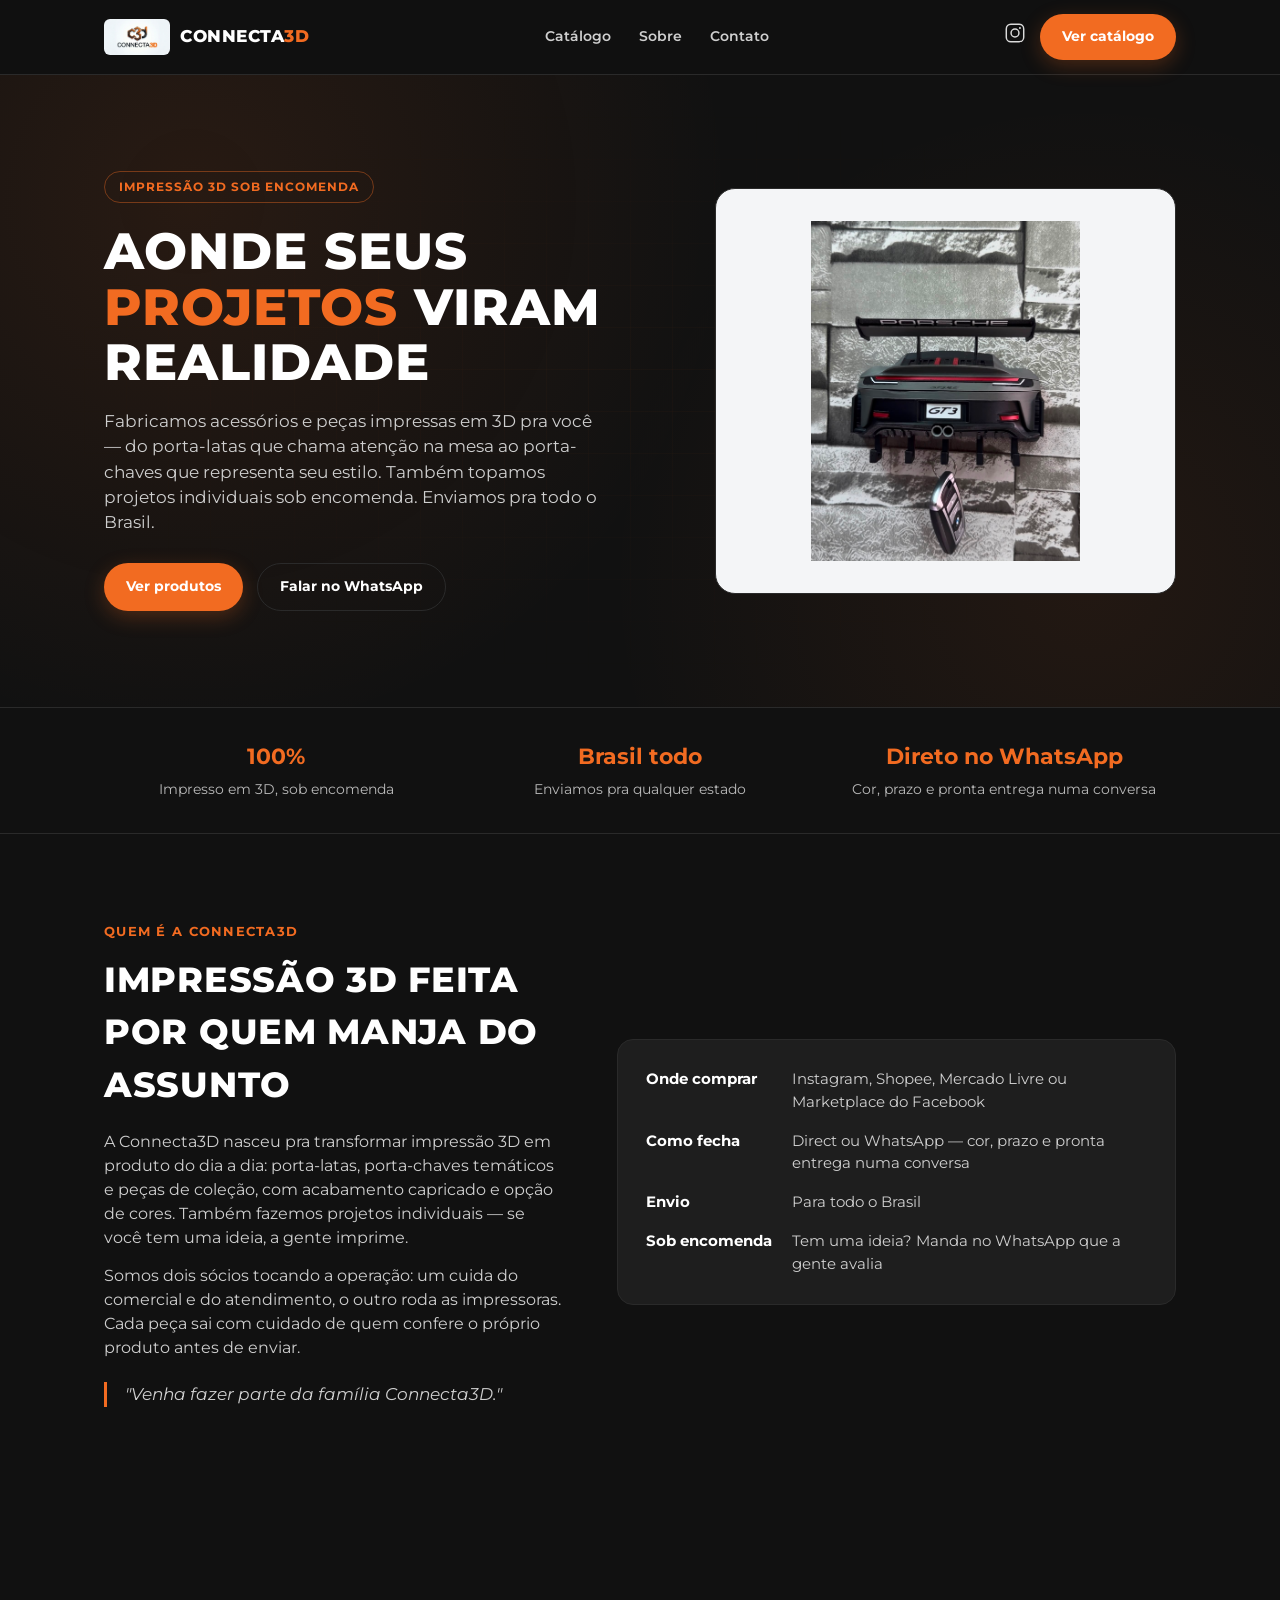
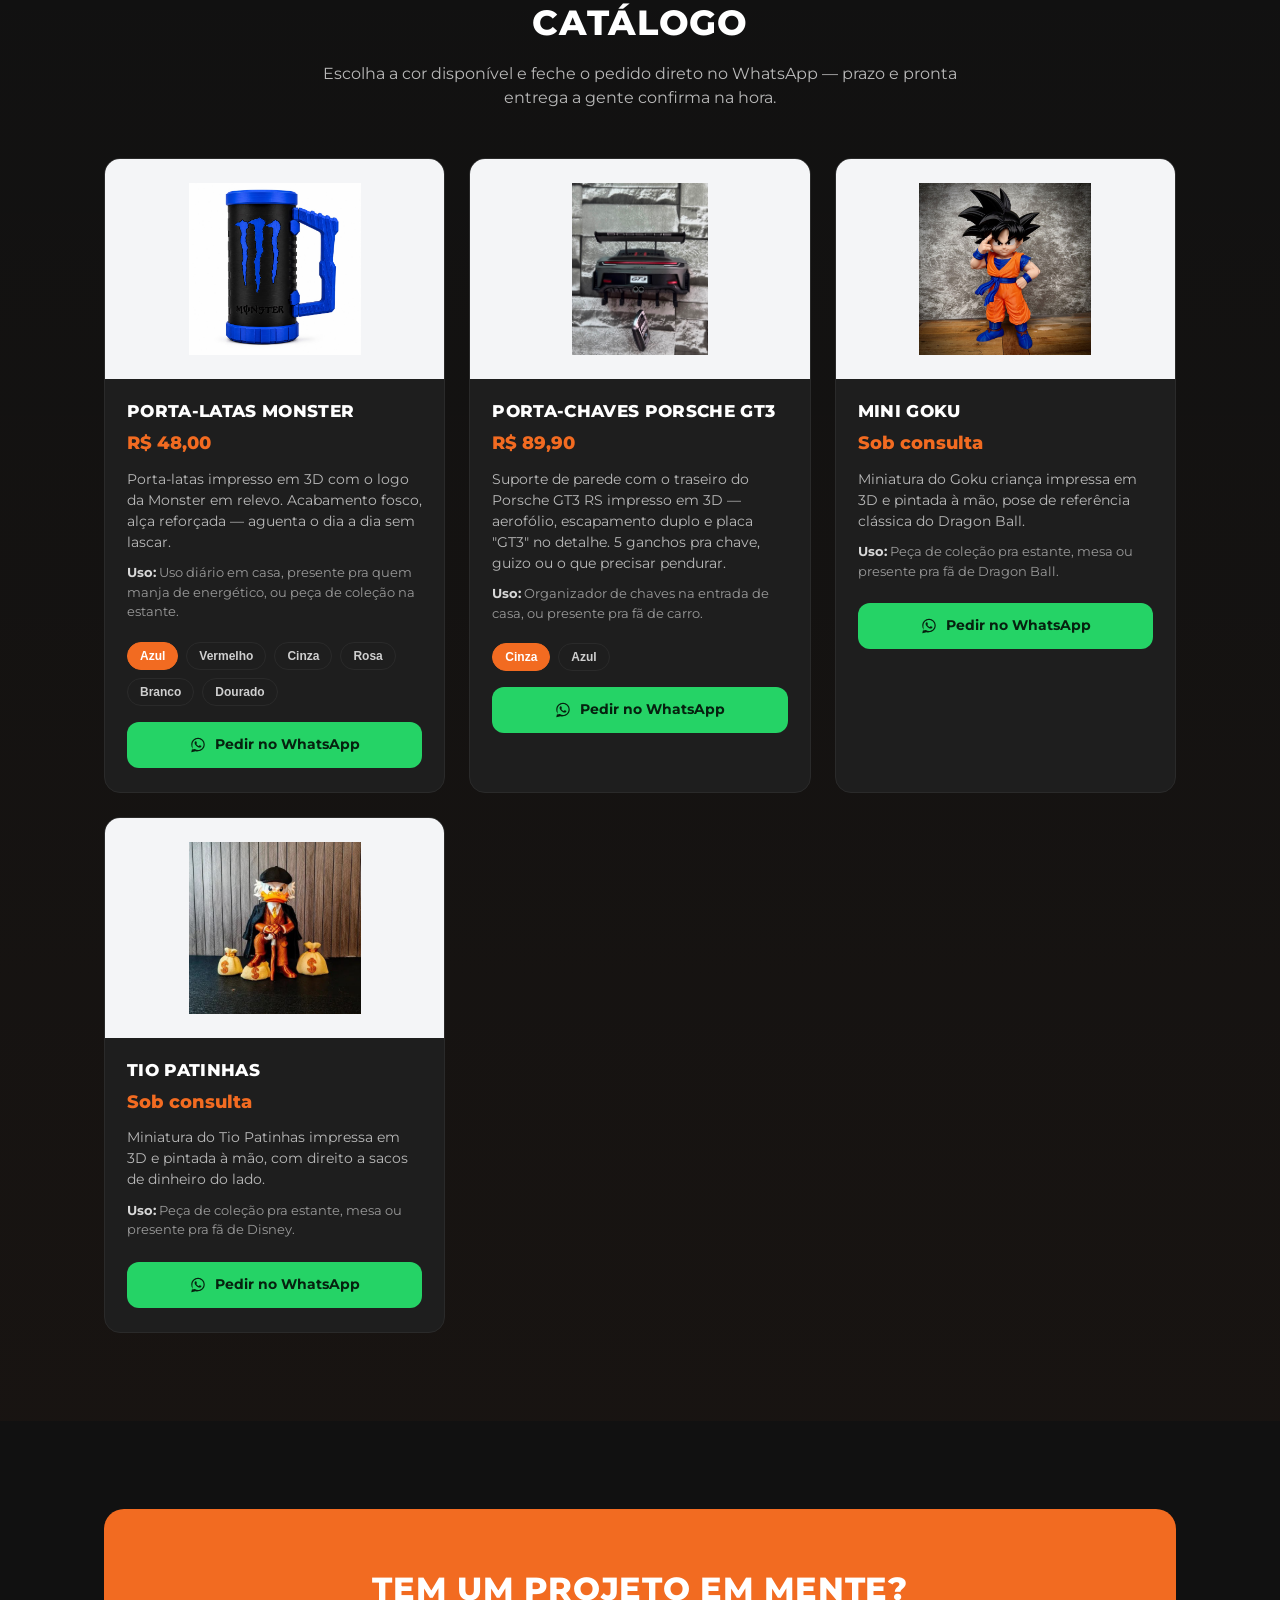
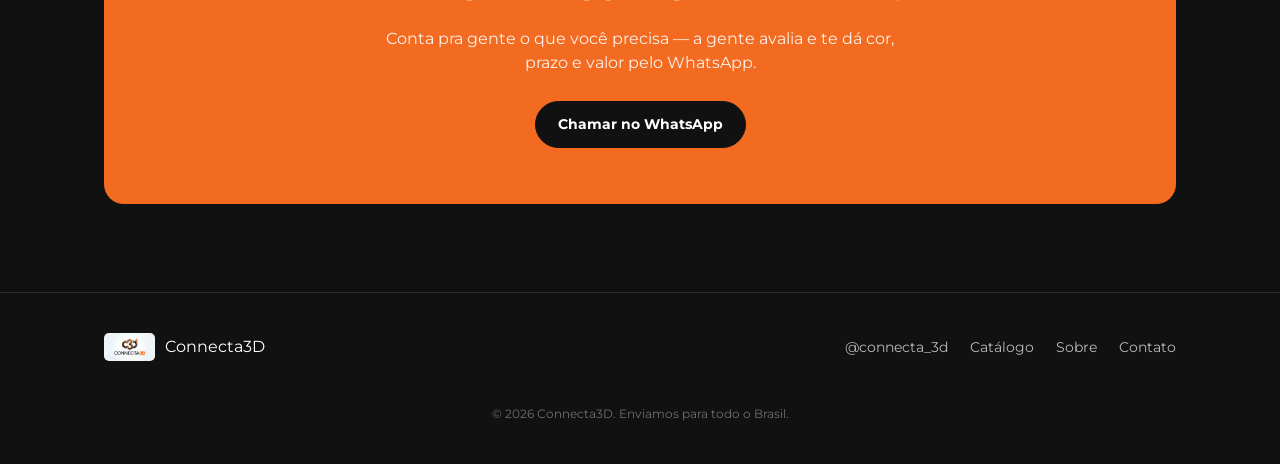
<file: index.html>
<!doctype html>
<html lang="pt-BR">
<head>
  <meta charset="UTF-8" />
  <meta name="viewport" content="width=device-width, initial-scale=1.0" />
  <title>Connecta3D — Impressão 3D sob encomenda</title>
  <meta name="description" content="Connecta3D: acessórios e peças impressas em 3D, feitos sob encomenda. Porta-latas, porta-chaves temáticos e projetos individuais. Enviamos para todo o Brasil." />
  <link rel="icon" href="assets/img/logo-connecta3d.jpeg" />

  <meta property="og:type" content="website" />
  <meta property="og:site_name" content="Connecta3D" />
  <meta property="og:title" content="Connecta3D — Impressão 3D sob encomenda" />
  <meta property="og:description" content="Acessórios e peças impressas em 3D, feitos sob encomenda. Porta-latas, porta-chaves temáticos e projetos individuais. Enviamos para todo o Brasil." />
  <meta property="og:image" content="assets/img/porsche-preto.jpeg" />
  <meta name="twitter:card" content="summary_large_image" />
  <meta name="twitter:title" content="Connecta3D — Impressão 3D sob encomenda" />
  <meta name="twitter:description" content="Acessórios e peças impressas em 3D, feitos sob encomenda. Enviamos para todo o Brasil." />
  <meta name="twitter:image" content="assets/img/porsche-preto.jpeg" />

  <link rel="stylesheet" href="css/style.css" />
</head>
<body>

  <header class="header">
    <div class="container">
      <a href="#topo" class="marca">
        <img src="assets/img/logo-connecta3d.jpeg" alt="Connecta3D" />
        <span>CONNECTA<em>3D</em></span>
      </a>

      <nav class="nav">
        <a href="#catalogo">Catálogo</a>
        <a href="#sobre">Sobre</a>
        <a href="#contato">Contato</a>
      </nav>

      <div class="nav-cta">
        <a href="https://instagram.com/connecta_3d" target="_blank" rel="noopener" aria-label="Instagram @connecta_3d">
          <svg class="icone-instagram" viewBox="0 0 24 24" fill="none" xmlns="http://www.w3.org/2000/svg">
            <rect x="2.5" y="2.5" width="19" height="19" rx="5" stroke="currentColor" stroke-width="1.6"/>
            <circle cx="12" cy="12" r="4.3" stroke="currentColor" stroke-width="1.6"/>
            <circle cx="17.4" cy="6.6" r="1.1" fill="currentColor"/>
          </svg>
        </a>
        <a href="#catalogo" class="btn btn-laranja">Ver catálogo</a>
      </div>
    </div>
  </header>

  <main id="topo">

    <section class="hero">
      <div class="container">
        <div class="hero-texto">
          <span class="hero-tag">Impressão 3D sob encomenda</span>
          <h1>Aonde seus <em>projetos</em> viram realidade</h1>
          <p>
            Fabricamos acessórios e peças impressas em 3D pra você — do porta-latas
            que chama atenção na mesa ao porta-chaves que representa seu estilo.
            Também topamos projetos individuais sob encomenda. Enviamos pra todo o Brasil.
          </p>
          <div class="hero-ctas">
            <a href="#catalogo" class="btn btn-laranja">Ver produtos</a>
            <a id="btn-hero-whatsapp" href="#" target="_blank" rel="noopener" class="btn btn-outline">Falar no WhatsApp</a>
          </div>
        </div>
        <div class="hero-visual">
          <img src="assets/img/porsche-preto.jpeg" alt="Porta-chaves Porsche GT3 impresso em 3D" />
        </div>
      </div>
    </section>

    <section class="selos">
      <div class="container">
        <div class="selo">
          <strong>100%</strong>
          <span>Impresso em 3D, sob encomenda</span>
        </div>
        <div class="selo">
          <strong>Brasil todo</strong>
          <span>Enviamos pra qualquer estado</span>
        </div>
        <div class="selo">
          <strong>Direto no WhatsApp</strong>
          <span>Cor, prazo e pronta entrega numa conversa</span>
        </div>
      </div>
    </section>

    <section class="sobre" id="sobre">
      <div class="container">
        <div class="sobre-texto">
          <span class="sobre-label">Quem é a Connecta3D</span>
          <h2>Impressão 3D feita por quem manja do assunto</h2>
          <p>
            A Connecta3D nasceu pra transformar impressão 3D em produto do dia a dia:
            porta-latas, porta-chaves temáticos e peças de coleção, com acabamento
            capricado e opção de cores. Também fazemos projetos individuais —
            se você tem uma ideia, a gente imprime.
          </p>
          <p>
            Somos dois sócios tocando a operação: um cuida do comercial e do
            atendimento, o outro roda as impressoras. Cada peça sai com cuidado
            de quem confere o próprio produto antes de enviar.
          </p>
          <p class="sobre-frase">"Venha fazer parte da família Connecta3D."</p>
        </div>

        <div class="sobre-card">
          <ul class="sobre-lista">
            <li><strong>Onde comprar</strong> Instagram, Shopee, Mercado Livre ou Marketplace do Facebook</li>
            <li><strong>Como fecha</strong> Direct ou WhatsApp — cor, prazo e pronta entrega numa conversa</li>
            <li><strong>Envio</strong> Para todo o Brasil</li>
            <li><strong>Sob encomenda</strong> Tem uma ideia? Manda no WhatsApp que a gente avalia</li>
          </ul>
        </div>
      </div>
    </section>

    <section class="catalogo" id="catalogo">
      <div class="container">
        <div class="catalogo-cabecalho">
          <h2>Catálogo</h2>
          <p>Escolha a cor disponível e feche o pedido direto no WhatsApp — prazo e pronta entrega a gente confirma na hora.</p>
        </div>

        <div class="catalogo-grid" id="catalogo-grid"></div>
      </div>
    </section>

    <section class="cta-final" id="contato">
      <div class="container">
        <div class="cta-final-card">
          <h2>Tem um projeto em mente?</h2>
          <p>Conta pra gente o que você precisa — a gente avalia e te dá cor, prazo e valor pelo WhatsApp.</p>
          <a id="btn-footer-whatsapp" href="#" target="_blank" rel="noopener" class="btn btn-outline">Chamar no WhatsApp</a>
        </div>
      </div>
    </section>

  </main>

  <footer class="footer">
    <div class="container">
      <div class="footer-marca">
        <img src="assets/img/logo-connecta3d.jpeg" alt="Connecta3D" />
        <span>Connecta3D</span>
      </div>
      <div class="footer-links">
        <a href="https://instagram.com/connecta_3d" target="_blank" rel="noopener">@connecta_3d</a>
        <a href="#catalogo">Catálogo</a>
        <a href="#sobre">Sobre</a>
        <a href="#contato">Contato</a>
      </div>
      <p class="footer-copy">© <span id="ano-atual"></span> Connecta3D. Enviamos para todo o Brasil.</p>
    </div>
  </footer>

  <script src="js/produtos.js"></script>
  <script src="js/script.js"></script>
</body>
</html>
</file>
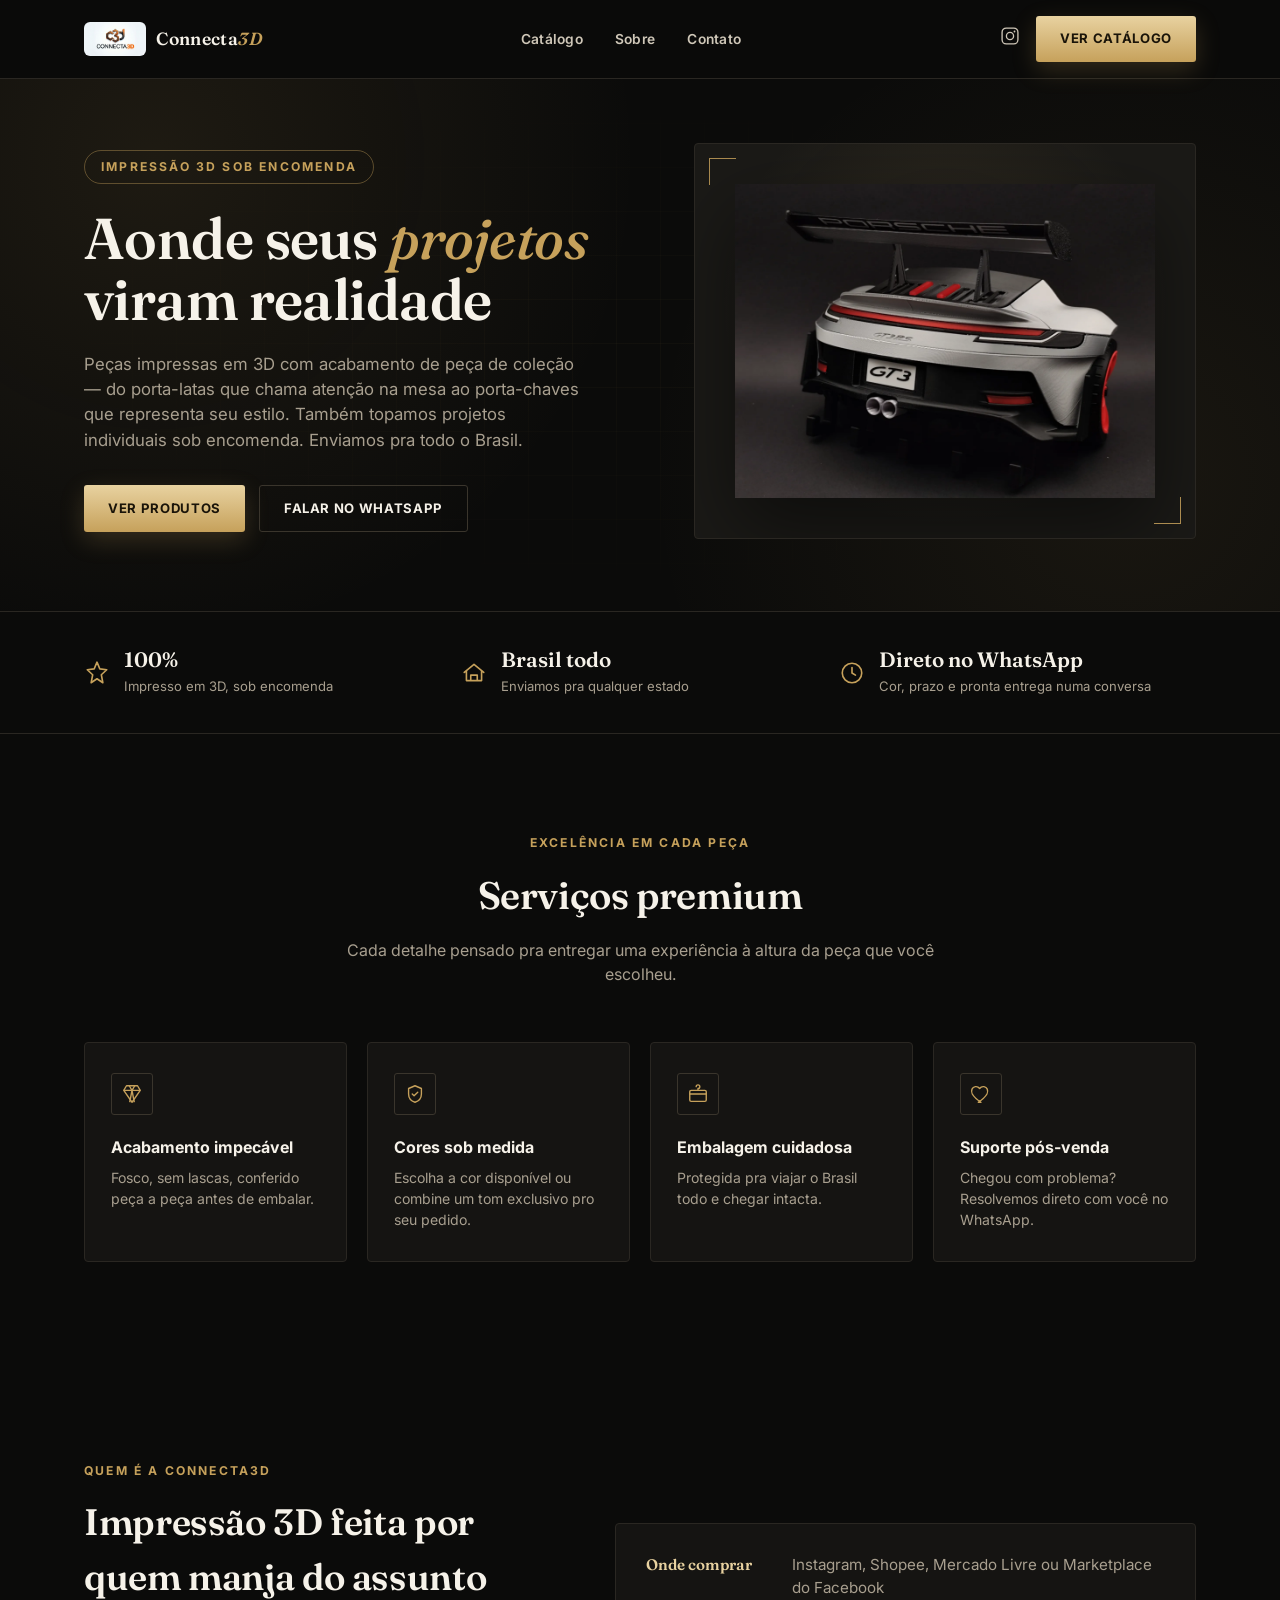
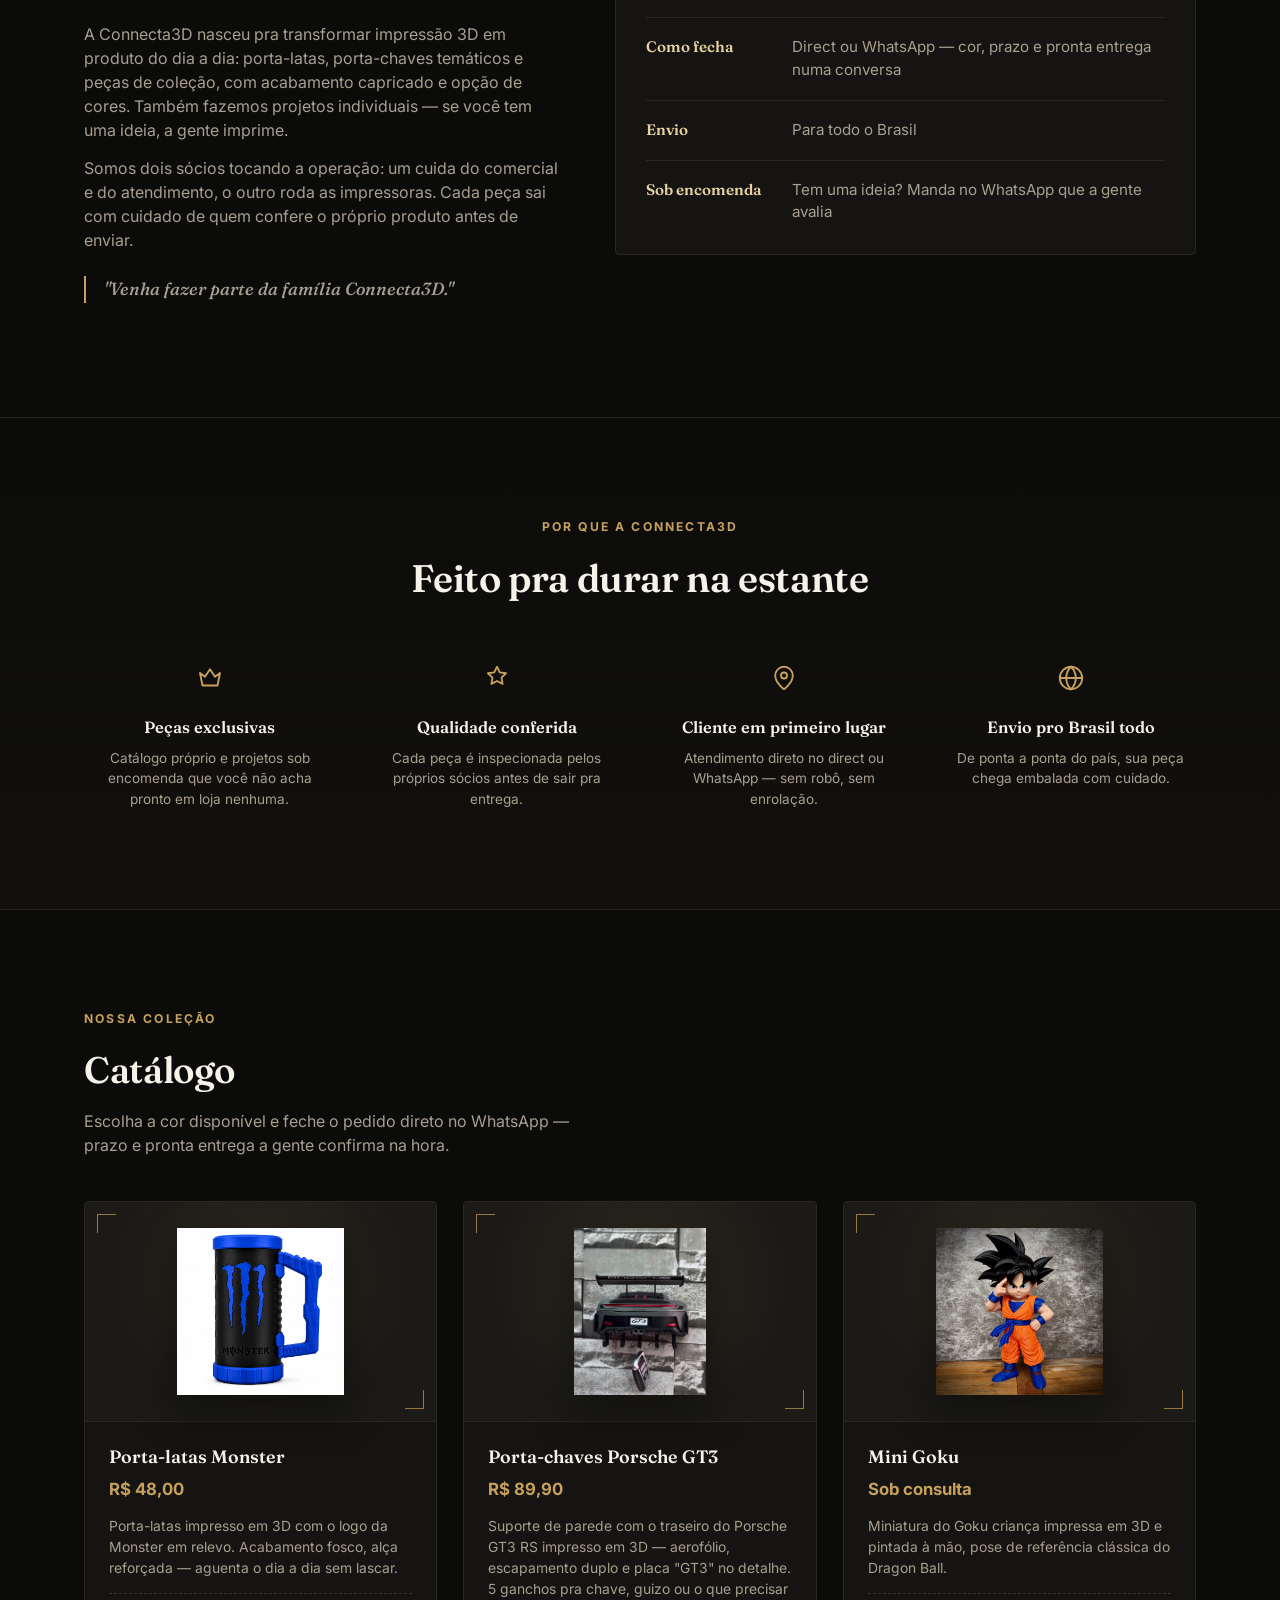
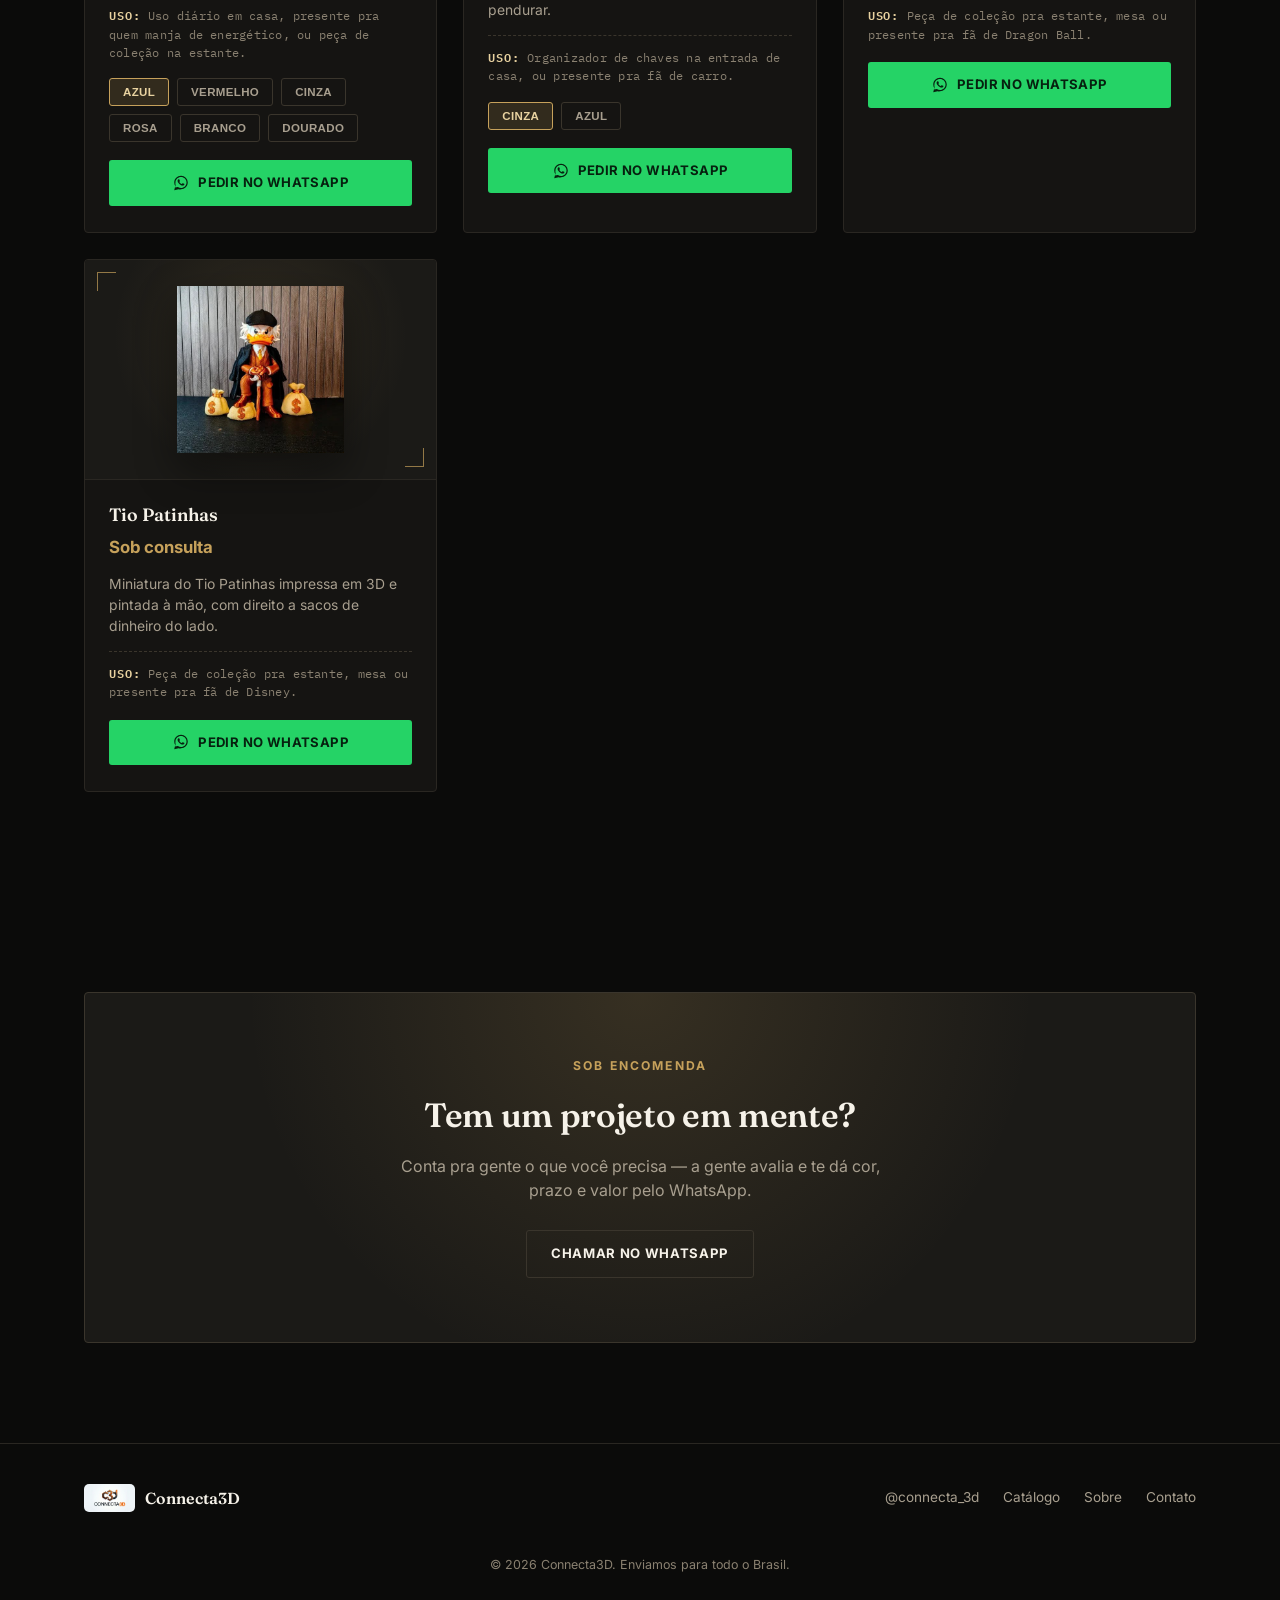
<file: site/index.html>
<!doctype html>
<html lang="pt-BR">
<head>
  <meta charset="UTF-8" />
  <meta name="viewport" content="width=device-width, initial-scale=1.0" />
  <title>Connecta3D — Impressão 3D sob encomenda</title>
  <meta name="description" content="Connecta3D: acessórios e peças impressas em 3D, feitos sob encomenda. Porta-latas, porta-chaves temáticos e projetos individuais. Enviamos para todo o Brasil." />
  <link rel="icon" href="assets/img/logo-connecta3d.jpeg" />

  <meta property="og:type" content="website" />
  <meta property="og:site_name" content="Connecta3D" />
  <meta property="og:url" content="https://johnathansantos033-ops.github.io/connecta3d-site/" />
  <meta property="og:title" content="Connecta3D — Impressão 3D sob encomenda" />
  <meta property="og:description" content="Acessórios e peças impressas em 3D, feitos sob encomenda. Porta-latas, porta-chaves temáticos e projetos individuais. Enviamos para todo o Brasil." />
  <meta property="og:image" content="https://johnathansantos033-ops.github.io/connecta3d-site/assets/img/porsche-gt3-hero.webp" />
  <meta name="twitter:card" content="summary_large_image" />
  <meta name="twitter:title" content="Connecta3D — Impressão 3D sob encomenda" />
  <meta name="twitter:description" content="Acessórios e peças impressas em 3D, feitos sob encomenda. Enviamos para todo o Brasil." />
  <meta name="twitter:image" content="https://johnathansantos033-ops.github.io/connecta3d-site/assets/img/porsche-gt3-hero.webp" />

  <link rel="stylesheet" href="css/style.css" />
</head>
<body>

  <header class="header">
    <div class="container">
      <a href="#topo" class="marca">
        <img src="assets/img/logo-connecta3d.jpeg" alt="Connecta3D" />
        <span>Connecta<em>3D</em></span>
      </a>

      <nav class="nav">
        <a href="#catalogo">Catálogo</a>
        <a href="#sobre">Sobre</a>
        <a href="#contato">Contato</a>
      </nav>

      <div class="nav-cta">
        <a href="https://instagram.com/connecta_3d" target="_blank" rel="noopener" aria-label="Instagram @connecta_3d">
          <svg class="icone-instagram" viewBox="0 0 24 24" fill="none" xmlns="http://www.w3.org/2000/svg">
            <rect x="2.5" y="2.5" width="19" height="19" rx="5" stroke="currentColor" stroke-width="1.6"/>
            <circle cx="12" cy="12" r="4.3" stroke="currentColor" stroke-width="1.6"/>
            <circle cx="17.4" cy="6.6" r="1.1" fill="currentColor"/>
          </svg>
        </a>
        <a href="#catalogo" class="btn btn-laranja">Ver catálogo</a>
      </div>
    </div>
  </header>

  <main id="topo">

    <section class="hero">
      <div class="container">
        <div class="hero-texto">
          <span class="hero-tag">Impressão 3D sob encomenda</span>
          <h1>Aonde seus <em>projetos</em> viram realidade</h1>
          <p>
            Peças impressas em 3D com acabamento de peça de coleção — do porta-latas
            que chama atenção na mesa ao porta-chaves que representa seu estilo.
            Também topamos projetos individuais sob encomenda. Enviamos pra todo o Brasil.
          </p>
          <div class="hero-ctas">
            <a href="#catalogo" class="btn btn-laranja">Ver produtos</a>
            <a id="btn-hero-whatsapp" href="#" target="_blank" rel="noopener" class="btn btn-outline">Falar no WhatsApp</a>
          </div>
        </div>
        <div class="hero-visual">
          <div class="vitrine">
            <img src="assets/img/porsche-gt3-hero.webp" alt="Porta-chaves Porsche GT3 impresso em 3D" />
          </div>
        </div>
      </div>
    </section>

    <section class="selos">
      <div class="container">
        <div class="selo">
          <svg viewBox="0 0 24 24" fill="none" stroke-width="1.5"><path d="M12 2l2.6 6.2L21 9l-5 4.6L17.4 21 12 17.3 6.6 21 8 13.6 3 9l6.4-.8L12 2z" stroke="currentColor" stroke-linejoin="round"/></svg>
          <div>
            <strong>100%</strong>
            <span>Impresso em 3D, sob encomenda</span>
          </div>
        </div>
        <div class="selo">
          <svg viewBox="0 0 24 24" fill="none" stroke-width="1.5"><path d="M3 11.5L12 4l9 7.5M5 10v9h14v-9M9 19v-5h6v5" stroke="currentColor" stroke-linecap="round" stroke-linejoin="round"/></svg>
          <div>
            <strong>Brasil todo</strong>
            <span>Enviamos pra qualquer estado</span>
          </div>
        </div>
        <div class="selo">
          <svg viewBox="0 0 24 24" fill="none" stroke-width="1.5"><circle cx="12" cy="12" r="9" stroke="currentColor"/><path d="M12 7v5l3.2 2" stroke="currentColor" stroke-linecap="round" stroke-linejoin="round"/></svg>
          <div>
            <strong>Direto no WhatsApp</strong>
            <span>Cor, prazo e pronta entrega numa conversa</span>
          </div>
        </div>
      </div>
    </section>

    <section class="servicos">
      <div class="container">
        <div class="cabecalho-secao">
          <span class="eyebrow">Excelência em cada peça</span>
          <h2>Serviços premium</h2>
          <p>Cada detalhe pensado pra entregar uma experiência à altura da peça que você escolheu.</p>
        </div>

        <div class="servicos-grid">
          <div class="servico-card">
            <div class="servico-icone">
              <svg viewBox="0 0 24 24" fill="none" stroke-width="1.5"><path d="M6 3h12l3 5-9 13L3 8l3-5z" stroke="currentColor" stroke-linejoin="round"/><path d="M3 8h18M9 3l3 5 3-5M12 8l-2.5 13M12 8l2.5 13" stroke="currentColor" stroke-linejoin="round"/></svg>
            </div>
            <h3>Acabamento impecável</h3>
            <p>Fosco, sem lascas, conferido peça a peça antes de embalar.</p>
          </div>
          <div class="servico-card">
            <div class="servico-icone">
              <svg viewBox="0 0 24 24" fill="none" stroke-width="1.5"><path d="M12 3l7 3v6c0 4.5-3 7.7-7 9-4-1.3-7-4.5-7-9V6l7-3z" stroke="currentColor" stroke-linejoin="round"/><path d="M9 12l2 2 4-4" stroke="currentColor" stroke-linecap="round" stroke-linejoin="round"/></svg>
            </div>
            <h3>Cores sob medida</h3>
            <p>Escolha a cor disponível ou combine um tom exclusivo pro seu pedido.</p>
          </div>
          <div class="servico-card">
            <div class="servico-icone">
              <svg viewBox="0 0 24 24" fill="none" stroke-width="1.5"><rect x="3" y="8" width="18" height="12" rx="1.5" stroke="currentColor"/><path d="M3 12h18M12 8V6a2 2 0 10-2-2m2 2a2 2 0 002-2" stroke="currentColor" stroke-linecap="round" stroke-linejoin="round"/></svg>
            </div>
            <h3>Embalagem cuidadosa</h3>
            <p>Protegida pra viajar o Brasil todo e chegar intacta.</p>
          </div>
          <div class="servico-card">
            <div class="servico-icone">
              <svg viewBox="0 0 24 24" fill="none" stroke-width="1.5"><path d="M12 21s-7-4.5-9.5-9C.7 8 2.3 4.5 5.8 4c2-.3 3.7.6 4.7 2C11.5 4.6 13.2 3.7 15.2 4c3.5.5 5.1 4 3.3 8-2.5 4.5-9.5 9-9.5 9z" stroke="currentColor" stroke-linejoin="round"/></svg>
            </div>
            <h3>Suporte pós-venda</h3>
            <p>Chegou com problema? Resolvemos direto com você no WhatsApp.</p>
          </div>
        </div>
      </div>
    </section>

    <section class="sobre" id="sobre">
      <div class="container">
        <div class="sobre-texto">
          <span class="eyebrow">Quem é a Connecta3D</span>
          <h2>Impressão 3D feita por quem manja do assunto</h2>
          <p>
            A Connecta3D nasceu pra transformar impressão 3D em produto do dia a dia:
            porta-latas, porta-chaves temáticos e peças de coleção, com acabamento
            capricado e opção de cores. Também fazemos projetos individuais —
            se você tem uma ideia, a gente imprime.
          </p>
          <p>
            Somos dois sócios tocando a operação: um cuida do comercial e do
            atendimento, o outro roda as impressoras. Cada peça sai com cuidado
            de quem confere o próprio produto antes de enviar.
          </p>
          <p class="sobre-frase">"Venha fazer parte da família Connecta3D."</p>
        </div>

        <div class="sobre-card">
          <ul class="sobre-lista">
            <li><strong>Onde comprar</strong> Instagram, Shopee, Mercado Livre ou Marketplace do Facebook</li>
            <li><strong>Como fecha</strong> Direct ou WhatsApp — cor, prazo e pronta entrega numa conversa</li>
            <li><strong>Envio</strong> Para todo o Brasil</li>
            <li><strong>Sob encomenda</strong> Tem uma ideia? Manda no WhatsApp que a gente avalia</li>
          </ul>
        </div>
      </div>
    </section>

    <section class="porque">
      <div class="container">
        <div class="cabecalho-secao">
          <span class="eyebrow">Por que a Connecta3D</span>
          <h2>Feito pra durar na estante</h2>
        </div>

        <div class="porque-grid">
          <div class="porque-item">
            <svg viewBox="0 0 24 24" fill="none" stroke-width="1.5"><path d="M4 8l4 3 4-6 4 6 4-3-2 10H6L4 8z" stroke="currentColor" stroke-linejoin="round"/></svg>
            <h3>Peças exclusivas</h3>
            <p>Catálogo próprio e projetos sob encomenda que você não acha pronto em loja nenhuma.</p>
          </div>
          <div class="porque-item">
            <svg viewBox="0 0 24 24" fill="none" stroke-width="1.5"><path d="M12 3l2.2 4.5 5 .7-3.6 3.5.85 5-4.45-2.3-4.45 2.3.85-5L4.8 8.2l5-.7L12 3z" stroke="currentColor" stroke-linejoin="round"/></svg>
            <h3>Qualidade conferida</h3>
            <p>Cada peça é inspecionada pelos próprios sócios antes de sair pra entrega.</p>
          </div>
          <div class="porque-item">
            <svg viewBox="0 0 24 24" fill="none" stroke-width="1.5"><path d="M12 21s-7-5-7-11a7 7 0 0114 0c0 6-7 11-7 11z" stroke="currentColor" stroke-linejoin="round"/><circle cx="12" cy="10" r="2.4" stroke="currentColor"/></svg>
            <h3>Cliente em primeiro lugar</h3>
            <p>Atendimento direto no direct ou WhatsApp — sem robô, sem enrolação.</p>
          </div>
          <div class="porque-item">
            <svg viewBox="0 0 24 24" fill="none" stroke-width="1.5"><circle cx="12" cy="12" r="9" stroke="currentColor"/><path d="M3 12h18M12 3c2.5 2.4 3.8 5.6 3.8 9s-1.3 6.6-3.8 9c-2.5-2.4-3.8-5.6-3.8-9S9.5 5.4 12 3z" stroke="currentColor"/></svg>
            <h3>Envio pro Brasil todo</h3>
            <p>De ponta a ponta do país, sua peça chega embalada com cuidado.</p>
          </div>
        </div>
      </div>
    </section>

    <section class="catalogo" id="catalogo">
      <div class="container">
        <div class="catalogo-cabecalho">
          <div>
            <span class="eyebrow">Nossa coleção</span>
            <h2>Catálogo</h2>
            <p>Escolha a cor disponível e feche o pedido direto no WhatsApp — prazo e pronta entrega a gente confirma na hora.</p>
          </div>
        </div>

        <div class="catalogo-grid" id="catalogo-grid"></div>
      </div>
    </section>

    <section class="cta-final" id="contato">
      <div class="container">
        <div class="cta-final-card">
          <span class="eyebrow">Sob encomenda</span>
          <h2>Tem um projeto em mente?</h2>
          <p>Conta pra gente o que você precisa — a gente avalia e te dá cor, prazo e valor pelo WhatsApp.</p>
          <a id="btn-footer-whatsapp" href="#" target="_blank" rel="noopener" class="btn btn-outline">Chamar no WhatsApp</a>
        </div>
      </div>
    </section>

  </main>

  <footer class="footer">
    <div class="container">
      <div class="footer-marca">
        <img src="assets/img/logo-connecta3d.jpeg" alt="Connecta3D" />
        <span>Connecta3D</span>
      </div>
      <div class="footer-links">
        <a href="https://instagram.com/connecta_3d" target="_blank" rel="noopener">@connecta_3d</a>
        <a href="#catalogo">Catálogo</a>
        <a href="#sobre">Sobre</a>
        <a href="#contato">Contato</a>
      </div>
      <p class="footer-copy">© <span id="ano-atual"></span> Connecta3D. Enviamos para todo o Brasil.</p>
    </div>
  </footer>

  <script src="js/produtos.js"></script>
  <script src="js/script.js"></script>
</body>
</html>
</file>
<file: css/style.css>
@import url("https://fonts.googleapis.com/css2?family=Montserrat:wght@400;500;600;700;800&display=swap");

:root {
  --preto: #111111;
  --preto-card: #1e1e1e;
  --laranja: #f26b21;
  --branco: #ffffff;
  --cinza-claro: #f4f5f7;
  --borda: #2a2a2a;
  --whatsapp: #25d366;
  --whatsapp-escuro: #1da851;
}

* {
  box-sizing: border-box;
  margin: 0;
  padding: 0;
}

html {
  scroll-behavior: smooth;
}

body {
  font-family: "Montserrat", "Segoe UI", sans-serif;
  background: var(--preto);
  color: var(--branco);
  line-height: 1.5;
}

img {
  max-width: 100%;
  display: block;
}

a {
  color: inherit;
  text-decoration: none;
}

.container {
  max-width: 1120px;
  margin: 0 auto;
  padding: 0 24px;
}

section {
  padding: 88px 0;
}

h1, h2, h3 {
  font-weight: 800;
  text-transform: uppercase;
  letter-spacing: 0.02em;
}

/* Header */

.header {
  position: sticky;
  top: 0;
  z-index: 20;
  background: rgba(17, 17, 17, 0.92);
  backdrop-filter: blur(6px);
  border-bottom: 1px solid var(--borda);
}

.header .container {
  display: flex;
  align-items: center;
  justify-content: space-between;
  padding-top: 14px;
  padding-bottom: 14px;
  gap: 16px;
}

.marca {
  display: flex;
  align-items: center;
  gap: 10px;
}

.marca img {
  height: 36px;
  width: auto;
  border-radius: 6px;
}

.marca span {
  font-weight: 800;
  font-size: 1.05rem;
  letter-spacing: 0.03em;
}

.marca span em {
  font-style: normal;
  color: var(--laranja);
}

.nav {
  display: flex;
  align-items: center;
  gap: 28px;
}

.nav a {
  font-size: 0.9rem;
  font-weight: 600;
  color: #cfcfcf;
  transition: color 0.15s ease;
}

.nav a:hover {
  color: var(--branco);
}

.nav-cta {
  display: flex;
  align-items: center;
  gap: 14px;
}

.icone-instagram {
  width: 22px;
  height: 22px;
  opacity: 0.85;
  transition: opacity 0.15s ease;
}

.icone-instagram:hover {
  opacity: 1;
}

/* Botões */

.btn {
  display: inline-flex;
  align-items: center;
  gap: 8px;
  padding: 12px 22px;
  border-radius: 999px;
  font-weight: 700;
  font-size: 0.9rem;
  white-space: nowrap;
  transition: transform 0.15s ease, box-shadow 0.15s ease;
}

.btn:hover {
  transform: translateY(-1px);
}

.btn-laranja {
  background: var(--laranja);
  color: var(--branco);
  box-shadow: 0 6px 20px rgba(242, 107, 33, 0.25);
}

.btn-outline {
  background: transparent;
  border: 1px solid var(--borda);
  color: var(--branco);
}

.btn-whatsapp {
  display: inline-flex;
  align-items: center;
  justify-content: center;
  gap: 8px;
  width: 100%;
  padding: 12px 18px;
  border-radius: 12px;
  background: var(--whatsapp);
  color: #06210f;
  font-weight: 700;
  font-size: 0.9rem;
  margin-top: 16px;
  transition: background 0.15s ease, transform 0.15s ease;
}

.btn-whatsapp:hover {
  background: var(--whatsapp-escuro);
  color: var(--branco);
  transform: translateY(-1px);
}

.btn-whatsapp::before {
  content: "";
  width: 18px;
  height: 18px;
  background: currentColor;
  -webkit-mask: url("data:image/svg+xml,%3Csvg xmlns='http://www.w3.org/2000/svg' viewBox='0 0 32 32'%3E%3Cpath d='M16.03 3C9.4 3 4 8.36 4 15c0 2.34.66 4.53 1.8 6.4L4 29l7.8-1.75A11.9 11.9 0 0 0 16.03 27C22.65 27 28 21.64 28 15S22.65 3 16.03 3zm0 21.8c-2.02 0-3.9-.58-5.5-1.58l-.4-.24-4.62 1.04 1.03-4.5-.26-.42A9.7 9.7 0 0 1 6.2 15c0-5.4 4.4-9.8 9.83-9.8 5.42 0 9.82 4.4 9.82 9.8 0 5.4-4.4 9.8-9.82 9.8zm5.4-7.34c-.3-.15-1.77-.87-2.04-.97-.27-.1-.47-.15-.67.15-.2.3-.77.97-.94 1.17-.17.2-.35.22-.65.07-.3-.15-1.26-.46-2.4-1.47-.89-.79-1.48-1.77-1.66-2.07-.17-.3-.02-.46.13-.61.14-.14.3-.35.45-.52.15-.17.2-.3.3-.5.1-.2.05-.37-.02-.52-.07-.15-.67-1.6-.92-2.2-.24-.58-.49-.5-.67-.51h-.57c-.2 0-.52.07-.79.37-.27.3-1.04 1.02-1.04 2.48 0 1.46 1.07 2.87 1.22 3.07.15.2 2.1 3.2 5.08 4.49.71.31 1.26.49 1.69.62.71.23 1.36.2 1.87.12.57-.08 1.77-.72 2.02-1.42.25-.7.25-1.3.17-1.42-.07-.13-.27-.2-.57-.35z'/%3E%3C/svg%3E") no-repeat center / contain;
  mask: url("data:image/svg+xml,%3Csvg xmlns='http://www.w3.org/2000/svg' viewBox='0 0 32 32'%3E%3Cpath d='M16.03 3C9.4 3 4 8.36 4 15c0 2.34.66 4.53 1.8 6.4L4 29l7.8-1.75A11.9 11.9 0 0 0 16.03 27C22.65 27 28 21.64 28 15S22.65 3 16.03 3zm0 21.8c-2.02 0-3.9-.58-5.5-1.58l-.4-.24-4.62 1.04 1.03-4.5-.26-.42A9.7 9.7 0 0 1 6.2 15c0-5.4 4.4-9.8 9.83-9.8 5.42 0 9.82 4.4 9.82 9.8 0 5.4-4.4 9.8-9.82 9.8zm5.4-7.34c-.3-.15-1.77-.87-2.04-.97-.27-.1-.47-.15-.67.15-.2.3-.77.97-.94 1.17-.17.2-.35.22-.65.07-.3-.15-1.26-.46-2.4-1.47-.89-.79-1.48-1.77-1.66-2.07-.17-.3-.02-.46.13-.61.14-.14.3-.35.45-.52.15-.17.2-.3.3-.5.1-.2.05-.37-.02-.52-.07-.15-.67-1.6-.92-2.2-.24-.58-.49-.5-.67-.51h-.57c-.2 0-.52.07-.79.37-.27.3-1.04 1.02-1.04 2.48 0 1.46 1.07 2.87 1.22 3.07.15.2 2.1 3.2 5.08 4.49.71.31 1.26.49 1.69.62.71.23 1.36.2 1.87.12.57-.08 1.77-.72 2.02-1.42.25-.7.25-1.3.17-1.42-.07-.13-.27-.2-.57-.35z'/%3E%3C/svg%3E") no-repeat center / contain;
  flex-shrink: 0;
}

/* Hero */

.hero {
  position: relative;
  padding-top: 96px;
  padding-bottom: 96px;
  overflow: hidden;
  background:
    radial-gradient(circle at 15% 20%, rgba(242, 107, 33, 0.10) 0, transparent 45%),
    radial-gradient(circle at 85% 80%, rgba(242, 107, 33, 0.08) 0, transparent 40%);
}

.hero::before {
  content: "";
  position: absolute;
  inset: 0;
  opacity: 0.5;
  pointer-events: none;
  background-image:
    linear-gradient(rgba(242, 107, 33, 0.06) 1px, transparent 1px),
    linear-gradient(90deg, rgba(242, 107, 33, 0.06) 1px, transparent 1px);
  background-size: 42px 42px;
  mask-image: radial-gradient(ellipse at center, black 0%, transparent 70%);
}

.hero .container {
  position: relative;
  display: grid;
  grid-template-columns: 1.1fr 0.9fr;
  gap: 48px;
  align-items: center;
}

.hero-tag {
  display: inline-block;
  font-size: 0.78rem;
  font-weight: 700;
  letter-spacing: 0.08em;
  text-transform: uppercase;
  color: var(--laranja);
  border: 1px solid rgba(242, 107, 33, 0.4);
  border-radius: 999px;
  padding: 6px 14px;
  margin-bottom: 20px;
}

.hero h1 {
  font-size: clamp(2.1rem, 4vw, 3.2rem);
  line-height: 1.08;
  margin-bottom: 20px;
}

.hero h1 em {
  font-style: normal;
  color: var(--laranja);
}

.hero p {
  color: #cfcfcf;
  font-size: 1.05rem;
  max-width: 46ch;
  margin-bottom: 28px;
}

.hero-ctas {
  display: flex;
  gap: 14px;
  flex-wrap: wrap;
}

.hero-visual {
  position: relative;
  border-radius: 20px;
  overflow: hidden;
  background: var(--cinza-claro);
  padding: 32px;
  display: flex;
  align-items: center;
  justify-content: center;
  border: 1px solid var(--borda);
}

.hero-visual img {
  max-height: 340px;
  width: auto;
  margin: 0 auto;
}

/* Selos de confiança */

.selos {
  border-top: 1px solid var(--borda);
  border-bottom: 1px solid var(--borda);
  padding: 32px 0;
}

.selos .container {
  display: grid;
  grid-template-columns: repeat(auto-fit, minmax(180px, 1fr));
  gap: 20px;
  text-align: center;
}

.selo strong {
  display: block;
  color: var(--laranja);
  font-size: 1.4rem;
  margin-bottom: 4px;
}

.selo span {
  color: #b9b9b9;
  font-size: 0.85rem;
}

/* Sobre */

.sobre .container {
  display: grid;
  grid-template-columns: 0.9fr 1.1fr;
  gap: 56px;
  align-items: center;
}

.sobre-label {
  color: var(--laranja);
  font-weight: 700;
  font-size: 0.8rem;
  letter-spacing: 0.1em;
  text-transform: uppercase;
  margin-bottom: 12px;
  display: block;
}

.sobre h2 {
  font-size: clamp(1.6rem, 3vw, 2.2rem);
  margin-bottom: 18px;
}

.sobre p {
  color: #cfcfcf;
  margin-bottom: 14px;
}

.sobre-frase {
  border-left: 3px solid var(--laranja);
  padding-left: 18px;
  font-style: italic;
  color: var(--branco);
  font-size: 1.05rem;
  margin-top: 22px;
}

.sobre-card {
  background: var(--preto-card);
  border: 1px solid var(--borda);
  border-radius: 16px;
  padding: 28px;
}

.sobre-lista {
  list-style: none;
  display: flex;
  flex-direction: column;
  gap: 16px;
}

.sobre-lista li {
  display: flex;
  gap: 14px;
  color: #cfcfcf;
  font-size: 0.95rem;
}

.sobre-lista li strong {
  color: var(--branco);
  min-width: 132px;
  flex-shrink: 0;
}

/* Catálogo */

.catalogo {
  background: linear-gradient(180deg, transparent 0%, rgba(242, 107, 33, 0.03) 100%);
}

.catalogo-cabecalho {
  text-align: center;
  max-width: 640px;
  margin: 0 auto 48px;
}

.catalogo-cabecalho h2 {
  font-size: clamp(1.6rem, 3vw, 2.2rem);
  margin-bottom: 12px;
}

.catalogo-cabecalho p {
  color: #b9b9b9;
}

.catalogo-grid {
  display: grid;
  grid-template-columns: repeat(auto-fit, minmax(260px, 1fr));
  gap: 24px;
}

.card-produto {
  background: var(--preto-card);
  border: 1px solid var(--borda);
  border-radius: 16px;
  overflow: hidden;
  display: flex;
  flex-direction: column;
  transition: border-color 0.15s ease, transform 0.15s ease;
}

.card-produto:hover {
  border-color: rgba(242, 107, 33, 0.5);
  transform: translateY(-3px);
}

.card-imagem {
  background: var(--cinza-claro);
  padding: 24px;
  display: flex;
  align-items: center;
  justify-content: center;
  height: 220px;
}

.card-imagem img {
  max-height: 100%;
  width: auto;
  object-fit: contain;
}

.card-corpo {
  padding: 20px 22px 24px;
  display: flex;
  flex-direction: column;
  flex: 1;
}

.card-corpo h3 {
  font-size: 1.05rem;
  margin-bottom: 6px;
}

.card-corpo .preco {
  color: var(--laranja);
  font-weight: 800;
  font-size: 1.1rem;
  margin-bottom: 12px;
}

.card-corpo .descricao {
  color: #b9b9b9;
  font-size: 0.88rem;
  margin-bottom: 10px;
}

.card-corpo .aplicacao {
  color: #9a9a9a;
  font-size: 0.82rem;
  margin-bottom: 6px;
}

.card-corpo .aplicacao strong {
  color: #d8d8d8;
}

.swatches {
  display: flex;
  flex-wrap: wrap;
  gap: 8px;
  margin-top: 14px;
}

.swatch {
  background: transparent;
  border: 1px solid var(--borda);
  color: #cfcfcf;
  font-size: 0.75rem;
  font-weight: 600;
  padding: 6px 12px;
  border-radius: 999px;
  cursor: pointer;
  transition: all 0.15s ease;
}

.swatch:hover {
  border-color: var(--laranja);
  color: var(--branco);
}

.swatch.ativo {
  background: var(--laranja);
  border-color: var(--laranja);
  color: var(--branco);
}

/* CTA final */

.cta-final {
  text-align: center;
}

.cta-final-card {
  background: var(--laranja);
  border-radius: 20px;
  padding: 56px 40px;
  color: var(--branco);
}

.cta-final-card h2 {
  font-size: clamp(1.5rem, 3vw, 2rem);
  margin-bottom: 14px;
}

.cta-final-card p {
  color: rgba(255, 255, 255, 0.9);
  max-width: 50ch;
  margin: 0 auto 26px;
}

.cta-final-card .btn-outline {
  background: var(--preto);
  border-color: var(--preto);
}

/* Footer */

.footer {
  border-top: 1px solid var(--borda);
  padding: 40px 0;
}

.footer .container {
  display: flex;
  align-items: center;
  justify-content: space-between;
  flex-wrap: wrap;
  gap: 20px;
}

.footer-marca {
  display: flex;
  align-items: center;
  gap: 10px;
}

.footer-marca img {
  height: 28px;
  border-radius: 5px;
}

.footer-links {
  display: flex;
  align-items: center;
  gap: 22px;
  font-size: 0.85rem;
  color: #b9b9b9;
}

.footer-links a:hover {
  color: var(--branco);
}

.footer-copy {
  width: 100%;
  text-align: center;
  color: #6f6f6f;
  font-size: 0.78rem;
  margin-top: 24px;
}

/* Responsivo */

@media (max-width: 860px) {
  .hero .container,
  .sobre .container {
    grid-template-columns: 1fr;
  }

  .hero-visual {
    order: -1;
  }

  .nav {
    gap: 16px;
  }

  .nav a {
    display: none;
  }

  section {
    padding: 64px 0;
  }
}

@media (max-width: 480px) {
  .hero-ctas .btn {
    width: 100%;
    justify-content: center;
  }
}
</file>
<file: site/css/style.css>
@import url("https://fonts.googleapis.com/css2?family=Fraunces:ital,opsz,wght@0,9..144,300;0,9..144,500;0,9..144,600;0,9..144,700;1,9..144,500&family=Inter:wght@400;500;600;700;800&family=IBM+Plex+Mono:wght@500;600&display=swap");

:root {
  --preto: #0b0b0a;
  --preto-card: #151412;
  --preto-elevado: #1b1a17;
  --dourado: #c6a15b;
  --dourado-claro: #e8d2a0;
  --dourado-fraco: rgba(198, 161, 91, 0.16);
  --branco: #f6f2e9;
  --texto-mudo: #a89f8f;
  --texto-fraco: #8a8171;
  --borda: #2a2722;
  --borda-forte: #3a352c;
  --whatsapp: #25d366;
  --whatsapp-escuro: #1da851;
}

* {
  box-sizing: border-box;
  margin: 0;
  padding: 0;
}

html {
  scroll-behavior: smooth;
}

body {
  font-family: "Inter", "Segoe UI", sans-serif;
  background: var(--preto);
  color: var(--branco);
  line-height: 1.5;
}

img {
  max-width: 100%;
  display: block;
}

a {
  color: inherit;
  text-decoration: none;
}

.container {
  max-width: 1160px;
  margin: 0 auto;
  padding: 0 24px;
}

section {
  padding: 100px 0;
}

h1, h2 {
  font-family: "Fraunces", serif;
  font-weight: 600;
  letter-spacing: -0.01em;
}

h3 {
  font-family: "Inter", sans-serif;
  font-weight: 700;
}

.eyebrow {
  display: block;
  font-family: "Inter", sans-serif;
  font-size: 0.76rem;
  font-weight: 700;
  letter-spacing: 0.18em;
  text-transform: uppercase;
  color: var(--dourado);
  margin-bottom: 14px;
}

/* Header */

.header {
  position: sticky;
  top: 0;
  z-index: 20;
  background: rgba(11, 11, 10, 0.88);
  backdrop-filter: blur(8px);
  border-bottom: 1px solid var(--borda);
}

.header .container {
  display: flex;
  align-items: center;
  justify-content: space-between;
  padding-top: 16px;
  padding-bottom: 16px;
  gap: 16px;
}

.marca {
  display: flex;
  align-items: center;
  gap: 10px;
}

.marca img {
  height: 34px;
  width: auto;
  border-radius: 6px;
}

.marca span {
  font-family: "Fraunces", serif;
  font-weight: 600;
  font-size: 1.1rem;
  letter-spacing: 0.02em;
}

.marca span em {
  font-style: italic;
  color: var(--dourado);
}

.nav {
  display: flex;
  align-items: center;
  gap: 32px;
}

.nav a {
  font-size: 0.86rem;
  font-weight: 600;
  letter-spacing: 0.02em;
  color: #cfc7b8;
  transition: color 0.15s ease;
}

.nav a:hover {
  color: var(--dourado-claro);
}

.nav-cta {
  display: flex;
  align-items: center;
  gap: 16px;
}

.icone-instagram {
  width: 20px;
  height: 20px;
  color: #cfc7b8;
  transition: color 0.15s ease;
}

.icone-instagram:hover {
  color: var(--dourado-claro);
}

/* Botões */

.btn {
  display: inline-flex;
  align-items: center;
  gap: 8px;
  padding: 13px 24px;
  border-radius: 3px;
  font-size: 0.82rem;
  font-weight: 700;
  letter-spacing: 0.05em;
  text-transform: uppercase;
  white-space: nowrap;
  transition: transform 0.15s ease, box-shadow 0.15s ease, background 0.15s ease;
}

.btn:hover {
  transform: translateY(-1px);
}

.btn-laranja {
  background: linear-gradient(180deg, var(--dourado-claro), var(--dourado));
  color: #1a1409;
  box-shadow: 0 8px 24px rgba(198, 161, 91, 0.22);
}

.btn-laranja:hover {
  box-shadow: 0 10px 28px rgba(198, 161, 91, 0.32);
}

.btn-outline {
  background: transparent;
  border: 1px solid var(--borda-forte);
  color: var(--branco);
}

.btn-outline:hover {
  border-color: var(--dourado);
  color: var(--dourado-claro);
}

.btn-whatsapp {
  display: inline-flex;
  align-items: center;
  justify-content: center;
  gap: 8px;
  width: 100%;
  padding: 13px 18px;
  border-radius: 3px;
  background: var(--whatsapp);
  color: #06210f;
  font-weight: 700;
  font-size: 0.82rem;
  letter-spacing: 0.03em;
  text-transform: uppercase;
  margin-top: 18px;
  transition: background 0.15s ease, transform 0.15s ease;
}

.btn-whatsapp:hover {
  background: var(--whatsapp-escuro);
  color: var(--branco);
  transform: translateY(-1px);
}

.btn-whatsapp::before {
  content: "";
  width: 18px;
  height: 18px;
  background: currentColor;
  -webkit-mask: url("data:image/svg+xml,%3Csvg xmlns='http://www.w3.org/2000/svg' viewBox='0 0 32 32'%3E%3Cpath d='M16.03 3C9.4 3 4 8.36 4 15c0 2.34.66 4.53 1.8 6.4L4 29l7.8-1.75A11.9 11.9 0 0 0 16.03 27C22.65 27 28 21.64 28 15S22.65 3 16.03 3zm0 21.8c-2.02 0-3.9-.58-5.5-1.58l-.4-.24-4.62 1.04 1.03-4.5-.26-.42A9.7 9.7 0 0 1 6.2 15c0-5.4 4.4-9.8 9.83-9.8 5.42 0 9.82 4.4 9.82 9.8 0 5.4-4.4 9.8-9.82 9.8zm5.4-7.34c-.3-.15-1.77-.87-2.04-.97-.27-.1-.47-.15-.67.15-.2.3-.77.97-.94 1.17-.17.2-.35.22-.65.07-.3-.15-1.26-.46-2.4-1.47-.89-.79-1.48-1.77-1.66-2.07-.17-.3-.02-.46.13-.61.14-.14.3-.35.45-.52.15-.17.2-.3.3-.5.1-.2.05-.37-.02-.52-.07-.15-.67-1.6-.92-2.2-.24-.58-.49-.5-.67-.51h-.57c-.2 0-.52.07-.79.37-.27.3-1.04 1.02-1.04 2.48 0 1.46 1.07 2.87 1.22 3.07.15.2 2.1 3.2 5.08 4.49.71.31 1.26.49 1.69.62.71.23 1.36.2 1.87.12.57-.08 1.77-.72 2.02-1.42.25-.7.25-1.3.17-1.42-.07-.13-.27-.2-.57-.35z'/%3E%3C/svg%3E") no-repeat center / contain;
  mask: url("data:image/svg+xml,%3Csvg xmlns='http://www.w3.org/2000/svg' viewBox='0 0 32 32'%3E%3Cpath d='M16.03 3C9.4 3 4 8.36 4 15c0 2.34.66 4.53 1.8 6.4L4 29l7.8-1.75A11.9 11.9 0 0 0 16.03 27C22.65 27 28 21.64 28 15S22.65 3 16.03 3zm0 21.8c-2.02 0-3.9-.58-5.5-1.58l-.4-.24-4.62 1.04 1.03-4.5-.26-.42A9.7 9.7 0 0 1 6.2 15c0-5.4 4.4-9.8 9.83-9.8 5.42 0 9.82 4.4 9.82 9.8 0 5.4-4.4 9.8-9.82 9.8zm5.4-7.34c-.3-.15-1.77-.87-2.04-.97-.27-.1-.47-.15-.67.15-.2.3-.77.97-.94 1.17-.17.2-.35.22-.65.07-.3-.15-1.26-.46-2.4-1.47-.89-.79-1.48-1.77-1.66-2.07-.17-.3-.02-.46.13-.61.14-.14.3-.35.45-.52.15-.17.2-.3.3-.5.1-.2.05-.37-.02-.52-.07-.15-.67-1.6-.92-2.2-.24-.58-.49-.5-.67-.51h-.57c-.2 0-.52.07-.79.37-.27.3-1.04 1.02-1.04 2.48 0 1.46 1.07 2.87 1.22 3.07.15.2 2.1 3.2 5.08 4.49.71.31 1.26.49 1.69.62.71.23 1.36.2 1.87.12.57-.08 1.77-.72 2.02-1.42.25-.7.25-1.3.17-1.42-.07-.13-.27-.2-.57-.35z'/%3E%3C/svg%3E") no-repeat center / contain;
  flex-shrink: 0;
}

/* Hero */

.hero {
  position: relative;
  padding-top: 64px;
  padding-bottom: 72px;
  overflow: hidden;
  background:
    radial-gradient(circle at 12% 15%, rgba(198, 161, 91, 0.10) 0, transparent 40%),
    radial-gradient(circle at 88% 75%, rgba(198, 161, 91, 0.08) 0, transparent 40%);
}

.hero::before {
  content: "";
  position: absolute;
  inset: 0;
  opacity: 0.55;
  pointer-events: none;
  background-image:
    linear-gradient(rgba(198, 161, 91, 0.07) 1px, transparent 1px),
    linear-gradient(90deg, rgba(198, 161, 91, 0.07) 1px, transparent 1px);
  background-size: 44px 44px;
  mask-image: radial-gradient(ellipse at center, black 0%, transparent 68%);
}

.hero .container {
  position: relative;
  display: grid;
  grid-template-columns: 1.05fr 0.95fr;
  gap: 56px;
  align-items: center;
}

.hero-tag {
  display: inline-block;
  font-size: 0.76rem;
  font-weight: 700;
  letter-spacing: 0.18em;
  text-transform: uppercase;
  color: var(--dourado);
  border: 1px solid rgba(198, 161, 91, 0.4);
  border-radius: 999px;
  padding: 7px 16px;
  margin-bottom: 24px;
}

.hero h1 {
  font-size: clamp(2.4rem, 4.6vw, 3.6rem);
  line-height: 1.06;
  font-weight: 600;
  margin-bottom: 22px;
}

.hero h1 em {
  font-style: italic;
  font-weight: 500;
  color: var(--dourado);
}

.hero p {
  color: var(--texto-mudo);
  font-size: 1.05rem;
  max-width: 46ch;
  margin-bottom: 32px;
}

.hero-ctas {
  display: flex;
  gap: 14px;
  flex-wrap: wrap;
}

/* Moldura "vitrine" — assinatura visual usada no hero e nos cards de produto */

.vitrine {
  position: relative;
  border-radius: 4px;
  overflow: hidden;
  background:
    radial-gradient(circle at 50% 40%, rgba(198, 161, 91, 0.14), transparent 65%),
    var(--preto-elevado);
  padding: 40px;
  display: flex;
  align-items: center;
  justify-content: center;
  border: 1px solid var(--borda);
}

.vitrine::before,
.vitrine::after,
.vitrine .canto-tl,
.vitrine .canto-br {
  content: "";
  position: absolute;
  width: 26px;
  height: 26px;
  border: 1.5px solid var(--dourado);
  opacity: 0.85;
}

.vitrine::before {
  top: 14px;
  left: 14px;
  border-right: none;
  border-bottom: none;
}

.vitrine::after {
  bottom: 14px;
  right: 14px;
  border-left: none;
  border-top: none;
}

.hero-visual {
  position: relative;
}

.hero-visual img {
  max-height: 360px;
  width: auto;
  margin: 0 auto;
  filter: drop-shadow(0 30px 40px rgba(0, 0, 0, 0.5));
}

/* Selos de confiança */

.selos {
  border-top: 1px solid var(--borda);
  border-bottom: 1px solid var(--borda);
  padding: 36px 0;
}

.selos .container {
  display: grid;
  grid-template-columns: repeat(auto-fit, minmax(180px, 1fr));
  gap: 20px;
}

.selo {
  display: flex;
  align-items: center;
  gap: 14px;
}

.selo svg {
  width: 26px;
  height: 26px;
  color: var(--dourado);
  flex-shrink: 0;
}

.selo strong {
  display: block;
  font-family: "Fraunces", serif;
  color: var(--branco);
  font-size: 1.3rem;
  font-weight: 600;
  line-height: 1.2;
}

.selo span {
  color: var(--texto-mudo);
  font-size: 0.82rem;
}

/* Seção genérica com cabeçalho centralizado */

.cabecalho-secao {
  text-align: center;
  max-width: 620px;
  margin: 0 auto 56px;
}

.cabecalho-secao .eyebrow {
  margin-bottom: 14px;
}

.cabecalho-secao h2 {
  font-size: clamp(1.8rem, 3.4vw, 2.4rem);
  margin-bottom: 14px;
}

.cabecalho-secao p {
  color: var(--texto-mudo);
}

/* Serviços premium */

.servicos-grid {
  display: grid;
  grid-template-columns: repeat(auto-fit, minmax(230px, 1fr));
  gap: 20px;
}

.servico-card {
  background: var(--preto-card);
  border: 1px solid var(--borda);
  border-radius: 4px;
  padding: 30px 26px;
  transition: border-color 0.15s ease, transform 0.15s ease;
}

.servico-card:hover {
  border-color: rgba(198, 161, 91, 0.45);
  transform: translateY(-3px);
}

.servico-icone {
  width: 42px;
  height: 42px;
  display: flex;
  align-items: center;
  justify-content: center;
  border: 1px solid var(--borda-forte);
  border-radius: 3px;
  color: var(--dourado);
  margin-bottom: 20px;
}

.servico-icone svg {
  width: 22px;
  height: 22px;
}

.servico-card h3 {
  font-size: 1rem;
  margin-bottom: 8px;
}

.servico-card p {
  color: var(--texto-mudo);
  font-size: 0.88rem;
}

/* Sobre */

.sobre .container {
  display: grid;
  grid-template-columns: 0.9fr 1.1fr;
  gap: 56px;
  align-items: center;
}

.sobre .eyebrow {
  margin-bottom: 14px;
}

.sobre h2 {
  font-size: clamp(1.7rem, 3.2vw, 2.3rem);
  margin-bottom: 18px;
}

.sobre p {
  color: var(--texto-mudo);
  margin-bottom: 14px;
}

.sobre-frase {
  border-left: 2px solid var(--dourado);
  padding-left: 18px;
  font-family: "Fraunces", serif;
  font-style: italic;
  font-weight: 500;
  color: var(--branco);
  font-size: 1.1rem;
  margin-top: 24px;
}

.sobre-card {
  background: var(--preto-card);
  border: 1px solid var(--borda);
  border-radius: 4px;
  padding: 30px;
}

.sobre-lista {
  list-style: none;
  display: flex;
  flex-direction: column;
  gap: 18px;
}

.sobre-lista li {
  display: flex;
  gap: 14px;
  color: var(--texto-mudo);
  font-size: 0.95rem;
  padding-bottom: 18px;
  border-bottom: 1px solid var(--borda);
}

.sobre-lista li:last-child {
  border-bottom: none;
  padding-bottom: 0;
}

.sobre-lista li strong {
  font-family: "Fraunces", serif;
  color: var(--dourado-claro);
  min-width: 132px;
  flex-shrink: 0;
  font-weight: 600;
}

/* Por que escolher */

.porque {
  background: linear-gradient(180deg, transparent 0%, rgba(198, 161, 91, 0.035) 100%);
  border-top: 1px solid var(--borda);
  border-bottom: 1px solid var(--borda);
}

.porque-grid {
  display: grid;
  grid-template-columns: repeat(auto-fit, minmax(220px, 1fr));
  gap: 36px;
  text-align: center;
}

.porque-item svg {
  width: 30px;
  height: 30px;
  color: var(--dourado);
  margin: 0 auto 16px;
}

.porque-item h3 {
  font-family: "Fraunces", serif;
  font-weight: 600;
  font-size: 1.02rem;
  margin-bottom: 8px;
}

.porque-item p {
  color: var(--texto-mudo);
  font-size: 0.85rem;
  max-width: 26ch;
  margin: 0 auto;
}

/* Catálogo */

.catalogo-cabecalho {
  display: flex;
  align-items: flex-end;
  justify-content: space-between;
  gap: 24px;
  margin-bottom: 44px;
  flex-wrap: wrap;
}

.catalogo-cabecalho h2 {
  font-size: clamp(1.7rem, 3.2vw, 2.3rem);
  margin-top: 12px;
}

.catalogo-cabecalho p {
  color: var(--texto-mudo);
  max-width: 52ch;
  margin-top: 12px;
}

.catalogo-grid {
  display: grid;
  grid-template-columns: repeat(auto-fit, minmax(270px, 1fr));
  gap: 26px;
}

.card-produto {
  background: var(--preto-card);
  border: 1px solid var(--borda);
  border-radius: 4px;
  overflow: hidden;
  display: flex;
  flex-direction: column;
  transition: border-color 0.15s ease, transform 0.15s ease;
}

.card-produto:hover {
  border-color: rgba(198, 161, 91, 0.5);
  transform: translateY(-3px);
}

.card-imagem {
  position: relative;
  background:
    radial-gradient(circle at 50% 35%, rgba(198, 161, 91, 0.12), transparent 65%),
    var(--preto-elevado);
  padding: 26px;
  display: flex;
  align-items: center;
  justify-content: center;
  height: 220px;
  border-bottom: 1px solid var(--borda);
}

.card-imagem::before,
.card-imagem::after {
  content: "";
  position: absolute;
  width: 18px;
  height: 18px;
  border: 1.5px solid var(--dourado);
  opacity: 0.7;
}

.card-imagem::before {
  top: 12px;
  left: 12px;
  border-right: none;
  border-bottom: none;
}

.card-imagem::after {
  bottom: 12px;
  right: 12px;
  border-left: none;
  border-top: none;
}

.card-imagem img {
  max-height: 100%;
  width: auto;
  object-fit: contain;
  filter: drop-shadow(0 16px 20px rgba(0, 0, 0, 0.45));
}

.card-corpo {
  padding: 22px 24px 26px;
  display: flex;
  flex-direction: column;
  flex: 1;
}

.card-corpo h3 {
  font-family: "Fraunces", serif;
  font-weight: 600;
  font-size: 1.12rem;
  margin-bottom: 6px;
}

.card-corpo .preco {
  color: var(--dourado);
  font-weight: 700;
  font-size: 1.05rem;
  margin-bottom: 14px;
}

.card-corpo .descricao {
  color: var(--texto-mudo);
  font-size: 0.87rem;
  margin-bottom: 14px;
}

.card-corpo .aplicacao {
  font-family: "IBM Plex Mono", monospace;
  font-size: 0.72rem;
  letter-spacing: 0.02em;
  color: var(--texto-fraco);
  border-top: 1px dashed var(--borda-forte);
  padding-top: 12px;
  line-height: 1.6;
}

.card-corpo .aplicacao strong {
  color: var(--dourado-claro);
  text-transform: uppercase;
  letter-spacing: 0.08em;
  font-weight: 600;
}

.swatches {
  display: flex;
  flex-wrap: wrap;
  gap: 8px;
  margin-top: 16px;
}

.swatch {
  background: transparent;
  border: 1px solid var(--borda-forte);
  color: var(--texto-mudo);
  font-size: 0.72rem;
  font-weight: 600;
  letter-spacing: 0.03em;
  text-transform: uppercase;
  padding: 7px 13px;
  border-radius: 3px;
  cursor: pointer;
  transition: all 0.15s ease;
}

.swatch:hover {
  border-color: var(--dourado);
  color: var(--branco);
}

.swatch.ativo {
  background: var(--dourado-fraco);
  border-color: var(--dourado);
  color: var(--dourado-claro);
}

/* CTA final */

.cta-final {
  text-align: center;
}

.cta-final-card {
  position: relative;
  background: var(--preto-elevado);
  border: 1px solid var(--borda-forte);
  border-radius: 4px;
  padding: 64px 40px;
  overflow: hidden;
}

.cta-final-card::before {
  content: "";
  position: absolute;
  inset: 0;
  background: radial-gradient(circle at 50% 0%, rgba(198, 161, 91, 0.16), transparent 60%);
  pointer-events: none;
}

.cta-final-card .eyebrow {
  position: relative;
}

.cta-final-card h2 {
  position: relative;
  font-size: clamp(1.6rem, 3vw, 2.1rem);
  margin-bottom: 14px;
}

.cta-final-card p {
  position: relative;
  color: var(--texto-mudo);
  max-width: 50ch;
  margin: 0 auto 28px;
}

.cta-final-card .btn {
  position: relative;
}

/* Footer */

.footer {
  border-top: 1px solid var(--borda);
  padding: 40px 0;
}

.footer .container {
  display: flex;
  align-items: center;
  justify-content: space-between;
  flex-wrap: wrap;
  gap: 20px;
}

.footer-marca {
  display: flex;
  align-items: center;
  gap: 10px;
}

.footer-marca img {
  height: 28px;
  border-radius: 5px;
}

.footer-marca span {
  font-family: "Fraunces", serif;
  font-weight: 600;
}

.footer-links {
  display: flex;
  align-items: center;
  gap: 24px;
  font-size: 0.85rem;
  color: var(--texto-mudo);
}

.footer-links a:hover {
  color: var(--dourado-claro);
}

.footer-copy {
  width: 100%;
  text-align: center;
  color: var(--texto-fraco);
  font-size: 0.78rem;
  margin-top: 24px;
}

/* Responsivo */

@media (max-width: 860px) {
  .hero .container,
  .sobre .container {
    grid-template-columns: 1fr;
  }

  .hero-visual {
    order: -1;
  }

  .nav {
    gap: 16px;
  }

  .nav a {
    display: none;
  }

  section {
    padding: 68px 0;
  }
}

@media (max-width: 480px) {
  .hero-ctas .btn {
    width: 100%;
    justify-content: center;
  }

  .catalogo-cabecalho {
    flex-direction: column;
    align-items: flex-start;
  }
}
</file>
